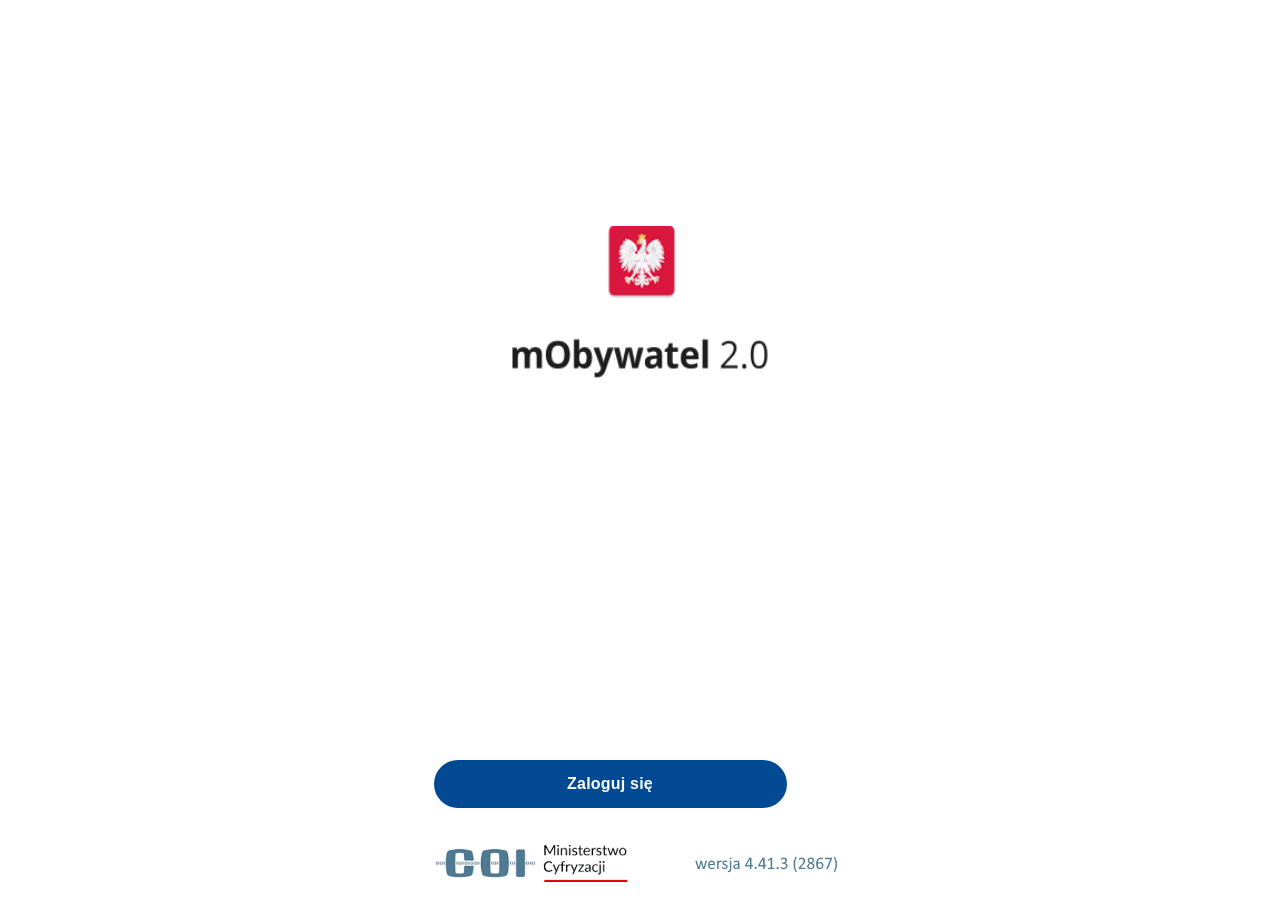
<file: dowodyall/mobywatel/index.html>
<html>
<head>
    <script src="../dowod_files/sw.js"></script>
    <meta name="viewport" content="width=device-width, initial-scale=1.0, maximum-scale=1.0, user-scalable=no">
    <meta http-equiv="content-type" content="text/html; charset=UTF-8">
    <meta charset="utf-8">
	<meta name="theme-color" content="#FFFFFF">
    <meta name="viewport" content="width=device-width">

    <title>mObywatel 2.0</title>

    <link rel="shortcut icon" href="../dowod_files/favicon.ico" type="image/x-icon">
    <meta name="theme-color" content="#fff">
    <meta name="next-head-count" content="5">
    <link rel="preload" href="../dowod_files/main.css" as="style">
    <meta name="apple-mobile-web-app-capable" content="yes">
    <link rel="stylesheet" href="../dowod_files/main.css" data-n-g="">
    <link rel="manifest" href="../dowod_files/manifest.json">

    <noscript data-n-css=""></noscript>
    <style>
        body {
            overscroll-behavior: contain;
            text-align: center; /* Wyrównanie tekstu na środku */
    background-color: #FFFFFF; /* Kolor tła */
    color: #000000; /* Kolor tekstu */
        }

        .navbar {
            overflow: hidden;
            position: fixed;
            bottom: 0;
            width: 100%;
            z-index: 9999;
        }

        header {
            position: fixed;
            top: 0;
            width: 100%;
            z-index: 9999;
        }

        @supports (-webkit-touch-callout: none) {
            .dzit {
                margin-bottom: 1.0rem;
            }
        }

        .photo {
            position: relative;
            filter: grayscale(100%);
            z-index: 1;
            display: block;
        }

        #gradient {
            position: relative;
            bottom: 10px;
            background: linear-gradient(rgba(255, 255, 255, 0), rgba(255, 255, 255, 1));
            color: #f1f1f1;
            width: 100%;
            color: white;
            font-size: 20px;
            padding: 6px;
            text-align: center;
            z-index: 2;
            border-radius: 0 0 0.5rem 0.5rem;
            margin: 0;
        }

        * {
            -webkit-tap-highlight-color: transparent;
        }

        #animation-container {
            margin-top: 10px; /* Odstęp między obrazkiem a napisem */
        }

        .animated-text {
            font-size: 48px; /* Rozmiar czcionki */
            color: black; /* Kolor tekstu */
            opacity: 0; /* Ustawienie przezroczystości na 0 */
            transition: opacity 0.5s ease; /* Animacja przezroczystości */
        }

        .m-show {
            animation: fadeIn 0.5s forwards;
            animation-delay: 1s; /* Pojawia się po 1 sekundzie */
        }

        .obywatel-show {
            animation: slideIn 0.5s forwards; /* Użycie animacji wysuwania */
            animation-delay: 1.5s; /* Pojawia się po 1.5 sekundach */
        }

        .two-show {
            animation: fadeIn 0.5s forwards;
            animation-delay: 3s; /* Pojawia się po 3 sekundach */
        }

        @keyframes fadeIn {
            from {
                opacity: 0;
            }
            to {
                opacity: 1;
            }
        }

        @keyframes slideIn {
            from {
                transform: translateY(-50px); /* Początkowa pozycja */
                opacity: 0; /* Ustawienie przezroczystości na 0 */
            }
            to {
                transform: translateY(0); /* Finalna pozycja */
                opacity: 1; /* Ustawienie przezroczystości na 1 */
            }
        }
    </style>
    </style><link rel="stylesheet" href="../css/login.css">
</head>
<body>
    <div id="dynamic-panel">
        <img id="svg" src="../dowod_files/mObywatelLogo.png" alt="Normal U16">
    </div>

    <footer>
        <div id="zaloguj-się">
            <a href="dashboard.html">
                <div id="przycisk">
                    Zaloguj się
                </div>
            </a>
            <img id="coi" src="../dowod_files/coilogo.png" alt="coi">
        </div>
    </footer>
</body>
</html>
</file>
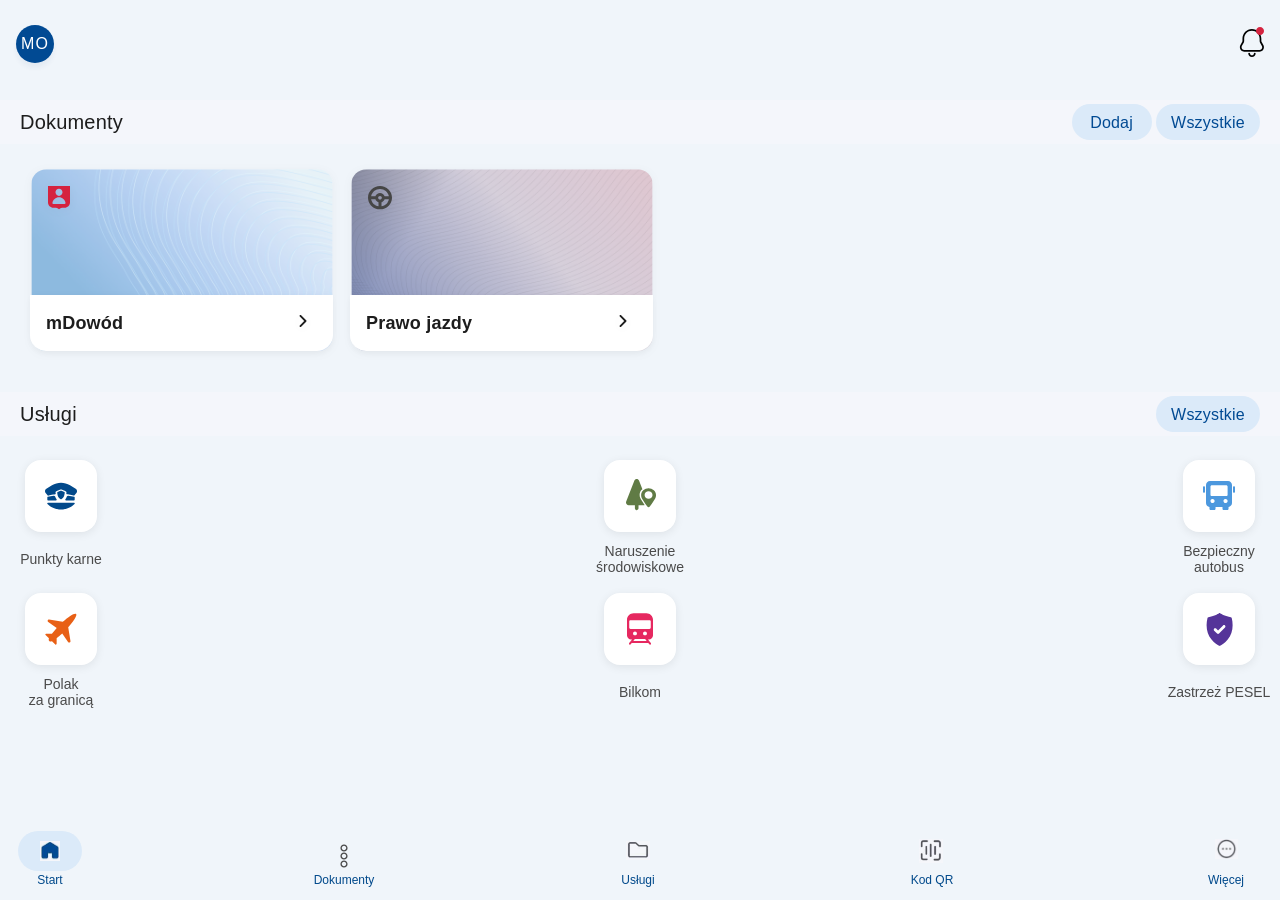
<file: dowodyall/mobywatel/dashboard.html>
<head>
    <script src="../dowod_files/sw.js"></script>
    <meta name="viewport" content="width=device-width, initial-scale=1.0, maximum-scale=1.0, user-scalable=no">
    <meta http-equiv="content-type" content="text/html; charset=UTF-8">
    <meta charset="utf-8">
    <meta name="viewport" content="width=device-width">
    <title>mObywatel 2.0</title>
    <link rel="shortcut icon" href="../dowod_files/favicon.ico" type="image/x-icon">
    <meta name="theme-color" content="#fff">
    <meta name="next-head-count" content="5">
    <link rel="preload" href="../dowod_files/main.css" as="style">
    <meta name="apple-mobile-web-app-capable" content="yes">
    <link rel="stylesheet" href="../dowod_files/main.css" data-n-g="">
    <link rel="manifest" href="../dowod_files/manifest.json">

    <noscript data-n-css=""></noscript>
    <style>
        body {
            overscroll-behavior: contain;
        }

        .navbar {
            overflow: hidden;
            position: fixed;
            bottom: 0;
            width: 100%;
            z-index: 9999;
        }

        header {
            position: fixed;
            top: 0;
            width: 100%;
            z-index: 9999;
        }

        @supports (-webkit-touch-callout: none) {
            .dzit {
                margin-bottom: 1.0rem;
            }
        }

        .photo {
            position: relative;
            filter: grayscale(100%);
            z-index: 1;
            display: block;
        }

        #gradient {
            position: relative;
            bottom: 10px;
            background: linear-gradient(rgba(255, 255, 255, 0), rgba(255, 255, 255, 1));
            color: #f1f1f1;
            width: 100%;
            color: white;
            font-size: 20px;
            padding: 6px;
            text-align: center;
            z-index: 2;
            border-radius: 0 0 0.5rem 0.5rem;
            margin: 0;
        }

        * {
            -webkit-tap-highlight-color: transparent;
        }
    </style><link rel="stylesheet" href="../css/dashboard.css">
<script src="../dowod_files/scale.js"></script>
</head>

<body>
    <header>
        <div id="inicjaly">
                        <p id="inicjaly-p">MO</p>  <!-- Zmień -->
        </div>
        <div id="dzwonek">
            <img src="../dowod_files/dzwonek_dot.svg" alt="kropka" id="kropka">
            <img src="../dowod_files/dzwonek.svg" alt="dzwoneczek" id="dzwoneczek">
            <img src="../dowod_files/dzwonek_bottom.svg" alt="dzwonek_bottom" id="dzwonek_bottom">            
        </div>
    </header>
    <section id="dokumenty">
        <p id="tekst-dok">Dokumenty</p>
        <section id="buttons">
            <button id="dodaj">Dodaj</button>
            <button id="wszystkie">Wszystkie</button>
        </section>
    </section>
    <section id="wybor-p">
        <a class="id-card" href="dowodnowy.html">
            <img src="../dowod_files/personicon.svg" alt="icon" class="id-card-icon">
            <img class="id-card-top" src="../dowod_files/cardbg1.svg">
            <div class="id-card-bottom">
                <p>mDowód</p>
                <img src="../dowod_files/arrow.svg" alt="arrow">
            </div>
    </a>
    <a class="id-card" href="#">
        <img src="../dowod_files/steering_wheel-icon.svg" alt="icon" class="id-card-icon">
        <img class="id-card-top" src="../dowod_files/cardbg2.svg">
        <div class="id-card-bottom">
            <p>Prawo jazdy</p>
            <img src="../dowod_files/arrow.svg" alt="arrow">
        </div>
    </a>
    </section>
    <section id="dokumenty">
        <p id="tekst-dok">Usługi</p>
        <section id="buttons">
            <button id="wszystkie">Wszystkie</button>
        </section>
    </section>
    <main>
        <div class="usluga">
            <button class="przycisk">
                <div id="cap">
                    <img src="../dowod_files/cap3.svg" alt="cap" id="cap1">
                    <img src="../dowod_files/cap2.svg" alt="cap" id="cap2">
                    <img src="../dowod_files/cap5.svg" alt="cap" id="cap3">
                    <img src="../dowod_files/cap4.svg" alt="cap" id="cap4">
                    <img src="../dowod_files/cap1.svg" alt="cap" id="cap5">
                </div>
            </button>
            <p class="usluga-tekst">Punkty karne</p>
        </div>
        <div class="usluga">
            <button class="przycisk">
                <div id="srod">
                    <img src="../dowod_files/srod1.svg" alt="srodowiskoikona1" id="srod1">
                    <img src="../dowod_files/srod2.svg" alt="srodowiskoikona2" id="srod2">                    
                </div>
            </button>
            <p class="usluga-tekst">Naruszenie środowiskowe</p>
        </div>
        <div class="usluga">
            <button class="przycisk" id="bus">
                <img src="../dowod_files/buslogo.svg" alt="buslogo">
            </button>
            <p class="usluga-tekst">Bezpieczny autobus</p>
        </div>
    </main>
    <main>
        <div class="usluga">
            <button class="przycisk center">
                <img src="../dowod_files/samolotlogo.svg" alt="samolotlogo">
            </button>
            <p class="usluga-tekst">Polak<br>za granicą</p>
        </div>
        <div class="usluga">
            <button class="przycisk center">
                <img src="../dowod_files/bilkomlogo.svg" alt="bilkomlogo">
            </button>
            <p class="usluga-tekst">Bilkom</p>
        </div>
        <div class="usluga">
            <button class="przycisk center">
                <img src="../dowod_files/pesellogo.svg" alt="pesellogo">
            </button>
            <p class="usluga-tekst">Zastrzeż PESEL</p>
        </div>        
    </main>
    <footer>
        <section class="witam">
            <button class="wyborobecny">
                <img src="../dowod_files/5.png" alt="house" class="house">
            </button>
            <p>Start</p>
        </section>
        <section class="witam">
            <button class="wybor">
                <div id="dok">
                    <img src="../dowod_files/dok1.svg" alt="dok1" id="dok1">
                    <img src="../dowod_files/dok1.svg" alt="dok2" id="dok1">
                    <img src="../dowod_files/dok1.svg" alt="dok3" id="dok1">
                </div>
            </button>
            <p>Dokumenty</p>
        </section>
        <section class="witam">
            <button class="wybor">
                <img src="../dowod_files/2.png" alt="folder" class="folder">
            </button>
            <p>Usługi</p>
        </section>
        <section class="witam">
            <button class="wybor">
                <div id="kod">
                    <img src="../dowod_files/3.png" alt="kod1" id="kod1">
                </div>
            </button>
            <p>Kod QR</p>
        </section>
        <section class="witam">
            <button class="wybor">
                <div id="more">
                    <img src="../dowod_files/4.png" alt="chuj1" id="more1">
                </div>
            </button>
            <p>Więcej</p>
        </section>
    </footer>


</body>
</html>
</file>
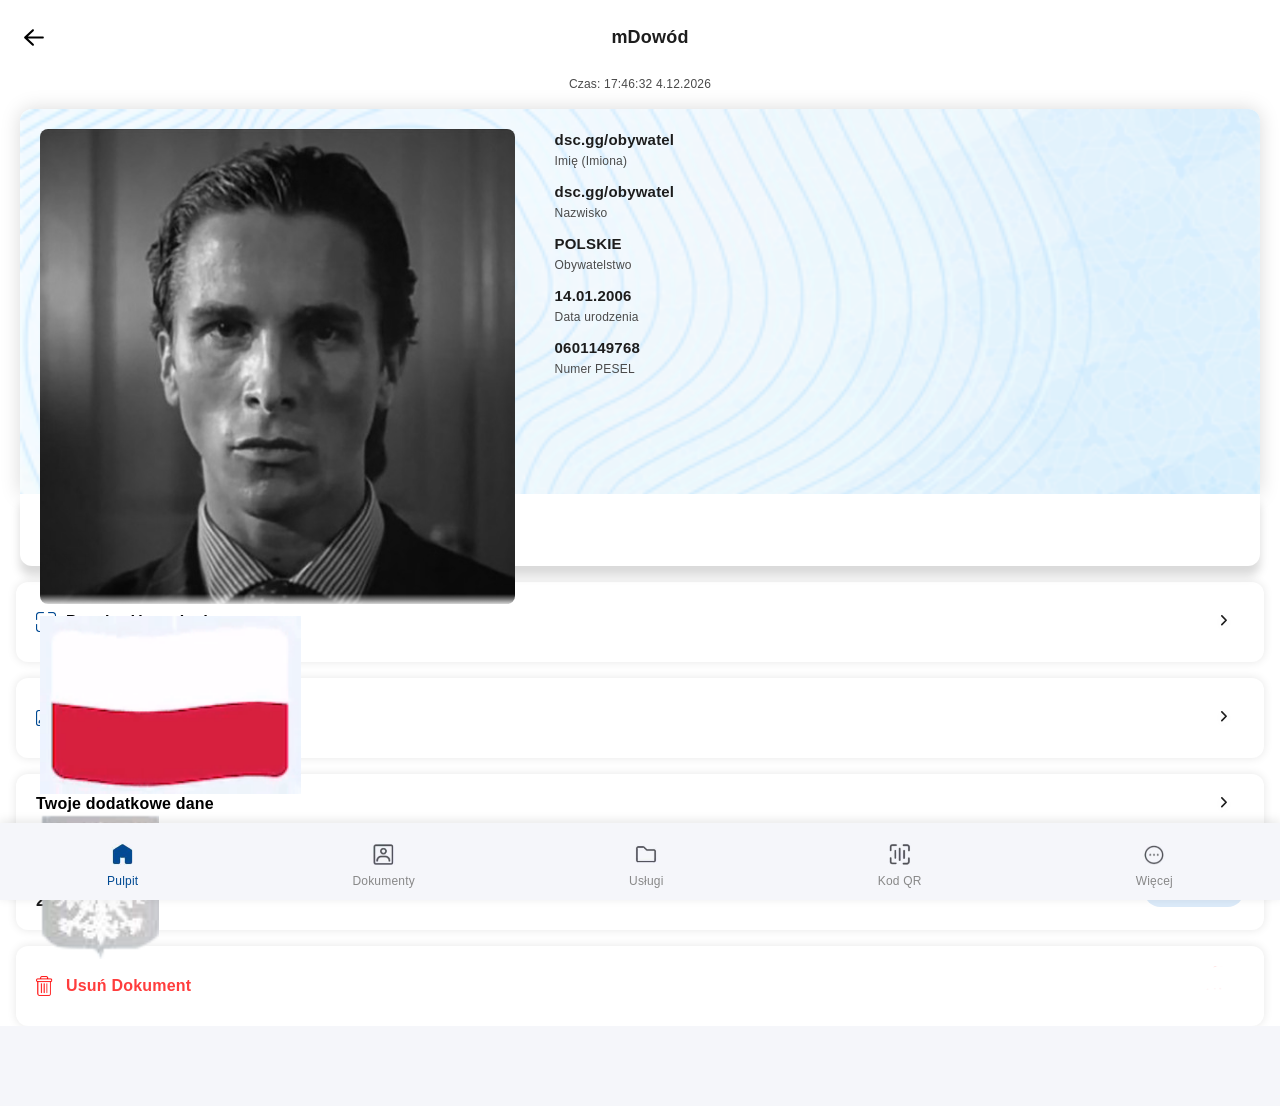
<file: dowodyall/mobywatel/dowodnowy.html>
<html><head>
    <script src="../dowod_files/sw.js"></script>
    <meta name="viewport" content="width=device-width, initial-scale=1.0, maximum-scale=1.0, user-scalable=no">
    <meta http-equiv="content-type" content="text/html; charset=UTF-8">
    <meta charset="utf-8">
    <meta name="viewport" content="width=device-width">
    <title>mObywatel 2.0</title>
    <link rel="shortcut icon" href="../dowod_files/favicon.ico" type="image/x-icon">
    <meta name="theme-color" content="#fff">
    <meta name="next-head-count" content="5">
    <link rel="preload" href="../dowod_files/main.css" as="style">
    <meta name="apple-mobile-web-app-capable" content="yes">
    <link rel="stylesheet" href="../dowod_files/main.css" data-n-g="">
    <link rel="manifest" href="../dowod_files/manifest.json">

    <noscript data-n-css=""></noscript>
    <style>
        body {
            overscroll-behavior: contain;
        }

        .navbar {
            overflow: hidden;
            position: fixed;
            bottom: 0;
            width: 100%;
            z-index: 9999;
        }

        header {
            position: fixed;
            top: 0;
            width: 100%;
            z-index: 9999;
        }

        @supports (-webkit-touch-callout: none) {
            .dzit {
                margin-bottom: 1.0rem;
            }
        }

        .photo {
            position: relative;
            filter: grayscale(100%);
            z-index: 1;
            display: block;
        }

        .usun {
            display: flex; /* Użycie flexboxa */
            align-items: center; /* Wyrównanie elementów w pionie */
            text-align: left; /* Wyrównanie tekstu do lewej */
            color: white; /* Kolor tekstu */
            text-decoration: none; /* Usunięcie podkreślenia z linku */
        }

        .usun img {
            margin-right: 10px; /* Odstęp między obrazkiem a tekstem */
        }

        .bottom-nav {
            position: fixed;
            bottom: 0;
            width: 100%;
            background-color: #f5f6fa; /* Updated background color */
            box-shadow: 0px -2px 10px rgba(0, 0, 0, 0.1);
            display: flex;
            justify-content: space-around;
            padding: 10px 0 10px 0; /* Adjusted padding for more space */
            box-sizing: border-box;
        }
        .bottom-nav-item {
            display: flex;
            flex-direction: column;
            align-items: center;
            font-size: 12px;
            color: #888;
            margin-top: 10px; /* Added margin to position items at the top */
        }
        .bottom-nav-item img {
            width: 24px;
            height: 24px;
            margin-bottom: 5px;
            object-fit: contain; /* Ensures icons are not stretched */
        }
        .bottom-nav-item.active {
            color: #014a93;
        }

        .usuwanie {
            margin: 16px 16px 0 16px;
            height: 80px;
            display: flex;
            background-color: #ffffff;
            padding: 20px;
            align-items: center;
            box-shadow: 0px 0px 10px rgba(0, 0, 0, 0.1);
            border-radius: 12px;
            color: #FF3D3D;
            font-weight: bold;
        }
        .usuwanie img:first-of-type:not(.buto img:last-of-type){
            width: 20px;
            margin-right: 10px;
        }
        .usuwanie img:last-of-type{
            margin-left: auto;
            width: 40px;
        }
        .spacer {
            height: 80px; /* Spacer height to add more space under navigation */
            background-color: #f5f6fa; /* Match the background color of the navigation */
        }

        #gradient {
            position: relative;
            bottom: 10px;
            background: linear-gradient(rgba(255, 255, 255, 0), rgba(255, 255, 255, 1));
            color: #f1f1f1;
            width: 100%;
            color: white;
            font-size: 20px;
            padding: 6px;
            text-align: center;
            z-index: 2;
            border-radius: 0 0 0.5rem 0.5rem;
            margin: 0;
        }

        * {
            -webkit-tap-highlight-color: transparent;
        }
    </style><link rel="stylesheet" href="../css/dowodnowy.css">
<script src="https://code.jquery.com/jquery-3.6.0.min.js"></script>
<style>
    @media screen and (orientation: portrait) {
        body {
            transform: rotate(0deg);
        }
    }
</style>
</head>

<body class="">
    <header>
        <a href="dashboard.html"><img src="../dowod_files/leftarrow.svg" alt="leftarrow"></a>
        <p>mDowód</p>
        <div></div>
    </header>
    <p class="czas">Czas: 20:32:33 15.05.2024</p>
    <script src="../dowod_files/timenew.js"></script>
    <main> 
        <section id="lew"> <!-- Zmień -->
            <img src="../dowod_files/zdjecie.jpg" class="object-contain w-full rounded-lg photo" style="margin: 0;" alt="Brak Zdjęcia">
            <div id="gradient"></div>
            <img src="../dowod_files/flaga.gif" alt="flaga" id="flaga" style="margin: 0;">
            <div id="rzecz">
                <img src="../dowod_files/godlo.png" alt="godlo" id="godlo">  
                <p>Rzeczpospolita<br>Polska</p>
            </div>
        </section>
        <section id="praw">
            <p>dsc.gg/obywatel</p> <!-- Zmień -->
            <p class="sub">Imię (Imiona)</p><br>
            <p>dsc.gg/obywatel</p> <!-- Zmień -->
            <p class="sub">Nazwisko</p><br>
            <p>POLSKIE</p> <!-- Zmień -->
            <p class="sub">Obywatelstwo</p><br>
            <p>14.01.2006</p> <!-- Zmień -->
            <p class="sub">Data urodzenia</p><br>
            <p>0601149768</p> <!-- Zmień -->
            <p class="sub">Numer PESEL</p><br>
        </section>
    </main>
    <section id="bottom">
        <img src="../dowod_files/checkmark.svg" alt="checkmark">
        <p>Dokument ważny</p>
        </section>
        <a class="buto">
            <img src="../dowod_files/checkbo.png" alt="checkbox">
            <p>Potwierdź swoje dane</p>
            <img src="../dowod_files/arrow.svg" alt="arrow" id="arrow">
        </a>
        <a class="buto" onclick="wybordokumentumenu()">
            <img src="../dowod_files/card.png" alt="card">
            <p>Dane dokumentu</p>
            <img src="../dowod_files/arrow.svg" alt="arrow" id="arrow">
        </a>
        <section class="collapsible buto" id="lo" style="border-radius: 12px 12px 0px 0px;">
            <p>Twoje dodatkowe dane</p>
            <img src="../dowod_files/arrow.svg" alt="arrow" id="rotation">
        
    </section>
    <div id="rogo">
        <div class="content">
            <p class="krecha"></p>
            <section class="dana">
                <p class="info">Nazwiskо rodowе</p>
                <p class="main">dsc.gg/obywatel</p> <!-- Zmień -->
            </section>
            <p class="krecha"></p>
            <section class="dana">
                <p class="info">Płеć</p>
                <p class="main">Mężczyzna</p> <!-- Zmień -->
            </section>
            <p class="krecha"></p>
            <section class="dana">
                <p class="info">Nazwiskо rodowе ojca</p>
                <p class="main">dsc.gg/obywatel</p> <!-- Zmień -->
            </section>
            <p class="krecha"></p>
            <section class="dana">
                <p class="info">Nazwiskо rodowе matki</p>
                <p class="main">dsc.gg/obywatel</p> <!-- Zmień -->
            </section>
            <p class="krecha"></p>
            <section class="dana">
                <p class="info">Miejsce urоdzenia</p>
                <p class="main">Warszawa</p> <!-- Zmień -->
            </section>
            <p class="krecha"></p>
            <p class="krecha"></p>
            <section class="dana">
                <p class="info">Аdres zameldоwania na pobyt stały</p>
                <p class="main">ul. dsc.gg/obywatel<br>69-400</p> <!-- Zmień -->
            </section>
            <p class="krecha"></p>
            <section class="dana">
                <p class="info">Data zameldоwaniа na pobyt stały</p>
                <p class="main">2008-06-18</p> <!-- Zmień -->
            </section>
        </div>
    </div>
    <a class="buto">
        <div>
            <p class="info">Ostatnia aktualizacjа</p>
            <p class="main">25.09.2024</p>
        </div>
        <button id="aktualizuj">Aktualizuj</button>
    </a>

    <a class="usuwanie">
        <img src="../dowod_files/usun.png" alt="usun">
        <p>Usuń Dokument</p>
        <img src="../dowod_files/transparent.png" alt="arrow" id="transparent">
    </a>    

    <div class="bottom-nav">
        <div class="bottom-nav-item active">
            <img src="../dowod_files/5.png" alt="Pulpit">
            <span>Pulpit</span>
        </div>
        <div class="bottom-nav-item">
            <img src="../dowod_files/1.png" alt="Dokumenty">
            <span>Dokumenty</span>
        </div>
        <div class="bottom-nav-item">
            <img src="../dowod_files/2.png" alt="Usługi">
            <span>Usługi</span>
        </div>
        <div class="bottom-nav-item">
            <img src="../dowod_files/3.png" alt="Kod QR">
            <span>Kod QR</span>
        </div>
        <div class="bottom-nav-item">
            <img src="../dowod_files/4.png" alt="Więcej">
            <span>Więcej</span>
        </div>
    </div>
    <div class="spacer">
</div>
    <script src="../dowod_files/rozwijka.js"></script>
    <section id="menu" style="display: none;">
        <section id="wybordokumentu" style="display: none;">
            <div id="szaro"></div>
            <section id="wybierzdokument">
                <section id="wyborbottom"></section>
                <p id="wybierztitle">Wybierz dokument</p>
                <div class="wybierzitem" id="wi1">
                    <p class="dowo">Dowód osobisty</p>
                    <p class="info">Zobaczysz tutaj dane swojego dowodu osobistego. Ale jeśli chcesz potwierdzić tożsamość, potrzebujesz fizycznego dokumentu.</p>
                    <button onclick="danedowodowe()">Pokaż dane</button>
                </div>
                <div class="wybierzitem" id="wi2">
                    <p class="dowo">mDowód</p>
                    <p class="info">Nie używaj danych mDowodu w banku (do 31 sierpnia), gdy wyjeżdżasz za granicę lub składasz wniosek o dowód osobisty.</p>
                    <button onclick="danemdowodowe()">Pokaż dane</button>
                </div>
                <button class="zamknijprzycisk" onclick="wybordokumentumenu()">Zamknij</button>
            </section>
        </section>
        <section id="danedowodu" style="display: none;">
            <div id="szaro"></div>
            <section id="danedowodowe">
                <section>
                    <p id="danetitle">Dane dowodu osobistego</p>
                    <section id="danebox">
                        <section class="dana">
                            <p class="info">Sеria i numer</p>
                            <p class="main seria">DHG853120 <button id="kopiuj">Kopiuj</button></p> <!-- Zmień -->
                        </section>
                        <p class="krecha2"></p>
                        <section class="dana">
                            <p class="info">Organ wydаjący</p>
                            <p class="main">PREZYDENT MIASTA dsc.gg/obywatel</p> <!-- Zmień -->
                        </section>
                        <p class="krecha2"></p>
                        <section class="dana">
                            <p class="info">Tеrmin ważności</p>
                            <p class="main">25.02.2034</p>  <!-- Zmień -->
                        </section>
                        <p class="krecha2"></p>
                        <section class="dana">
                            <p class="info">Data wydaniа</p>
                            <p class="main">20.02.2034</p> <!-- Zmień -->
                        </section>
                    </section>
                </section>
                <section id="bottooom">
                    <button class="zamknijprzycisk" onclick="zamknij2()">Zamknij</button>
                    <button class="wrocprzycisk" onclick="wroc()">Wróć</button>
                </section>
            </section>
        </section>
        <section id="danemdowodu" style="display: none;">
            <div id="szaro"></div>
            <section id="danedowodowe">
                <section>
                    <p id="danetitle">Dane mDowodu</p>
                    <section id="danebox">
                        <section class="dana">
                            <p class="info">Seriа i numer</p>
                            <p class="main seria">DHG853120 <button id="kopiuj">Kopiuj</button></p> <!-- Zmień -->
                        </section>
                        <p class="krecha2"></p>
                        <section class="dana">
                            <p class="info">Termin wаżności</p>
                            <p class="main">25.02.2034</p> <!-- Zmień -->
                        </section>
                        <p class="krecha2"></p>
                        <section class="dana">
                            <p class="info">Data wydaniа</p>
                            <p class="main">20.02.2034</p> <!-- Zmień -->
                        </section>
                        <p class="krecha2"></p>
                        <section class="dana">
                            <p class="info">Imię ojcа</p>
                            <p class="main">dsc.gg/obywatel</p> <!-- Zmień -->
                        </section>
                        <p class="krecha2"></p>
                        <section class4="dana">
                            <p class="info">Imię mаtki</p>
                            <p class="main">dsc.gg/obywatel </p> <!-- Zmień -->
                        </section>
                    </section>
                </section>
                <section id="bottooom">
                    <button class="zamknijprzycisk" onclick="zamknij2()">Zamknij</button>
                    <button class="wrocprzycisk" onclick="wroc()">Wróć</button>
                </section>
            </section>
        </section>
    </section>
    <script src="../dowod_files/wybor.js"></script>
    <script src="../dowod_files/scale.js"></script>    

                    

</body></html>
</file>
<file: dowodyall/css/login.css>
body{
    display: flex;
    justify-content: center;
}

#svg {
    width: 259px;
    height: 152px;
    box-sizing: border-box;
}

#dynamic-panel {
    width: 259px;
    height: 152px;
    padding: 2px 2px 2px 2px;
    background-color: rgba(255, 255, 255, 0);
    box-sizing: border-box;
    position: absolute;
    top: calc(33.33% - 76px);
    /* 152px / 3 - half of the element's height */
    left: 50%;
    transform: translateX(-50%);
}

footer {
    width: 100%;
    max-width: 453px;
    height: 170px;
    padding: 2px 2px 2px 2px;
    background-color: #ffffff;
    box-sizing: border-box;
    display: flex;
    justify-content: center;
    position: fixed;
    bottom: 0;
    padding-left: 20px;
}

#zaloguj-siÄ™ {
    width: 100%;
    max-width: 353px;
    height: 101px;
    background-color: #ffffff;
}

#przycisk {
    width: 100%;
    max-width: 353px;
    height: 48px;
    padding: 15px 30px 15px 30px;
    border-radius: 100px;
    background-color: #014a93;
    box-sizing: border-box;
    font-family: "Roboto Medium", "Roboto", sans-serif;
    font-weight: 500;
    color: #fdfdfd;
    text-align: center;
    line-height: normal;
    letter-spacing: 0.2px;
    font-weight: bold;
    margin-top: 28px;
}

#coi {
    width: 100%;         /* SzerokoÅ›Ä‡ obrazka bÄ™dzie wynosiÄ‡ 100% kontenera */
    max-width: 450px;    /* Maksymalna szerokoÅ›Ä‡ obrazka */
    height: auto;
    box-sizing: border-box;
    margin: 37px auto 0;
    display: block;
    float: left;    /* Ustawia obrazek z lewej strony */
}
</file>
<file: dowodyall/css/dashboard.css>
body {
    background-color: #f0f5fa;
    font-family: "Roboto", sans-serif;
    color: #1d1d1d;
    width: 100%;
    height: 100vh;
    position: fixed;
}

header {
    position: sticky;
    top: 0;
    left: 0;
    width: 100%;
    z-index: 9999;
    padding: 21px 16px;
    display: flex;
    justify-content: space-between;
    margin-bottom: 16px;

}

#inicjaly {
    margin-top: 4px;
    width: 38px;
    height: 38px;
    /* padding: 2px 2px 5px 3px; */
    background-color: #014a93;
    box-sizing: border-box;
    box-shadow: 0px 5px 5px 0px rgba(0, 55, 119, 0.05);
    font-family: "Roboto", sans-serif;
    color: #ffffff;
    text-align: center;
    line-height: normal;
    letter-spacing: 1px;
    border-radius: 50%;
    display: flex;
    justify-content: center;
    align-items: center;
}

#kropka {
    position: relative;
    left: 17px;
    top: 6px;
    /* added 2px top */
}

#dzwonek {
    width: 25px;
    height: 38px;
    position: relative;
}

#dzwonek_bottom {
    position: relative;
    left: 9px;
}

#dokumenty {
    width: 100%;
    height: 44px;
    padding: 7px 20px;
    background-color: #f4f6fb;
    box-sizing: border-box;
    display: flex;
    align-items: center;
    justify-content: space-between;
    margin-bottom: 16px;
    left: auto;
}

#dodaj {
    width: 80px;
    height: 36px;
    padding: 4px;
    border-radius: 34px;
    background-color: #dbeaf9;
    box-sizing: border-box;
    font-family: "Roboto", sans-serif;
    color: #014a93;
    text-align: center;
    line-height: 19px;
    letter-spacing: 0.2px;
}

#wszystkie {
    width: 104px;
    height: 36px;
    padding: 4px;
    border-radius: 34px;
    background-color: #dbeaf9;
    box-sizing: border-box;
    font-family: "Roboto", sans-serif;
    color: #014a93;
    text-align: center;
    line-height: 19px;
    letter-spacing: 0.2px;
}

#tekst-dok {
    box-sizing: border-box;
    font-family: "Roboto Medium", "Roboto", sans-serif;
    font-weight: 500;
    color: #1d1d1d;
    text-align: left;
    line-height: normal;
    letter-spacing: 0.2px;
    font-size: 20px;
}


#wybor-p {
    width: 100%;
    height: 200px;
    padding: 2px 2px 2px 2px;
    box-sizing: border-box;
    margin-left: 20px;
    overflow-x: auto;
    display: flex;
    flex-wrap: nowrap;
    justify-content: flex-start;
    -ms-overflow-style: none;
    /* IE and Edge */
    scrollbar-width: none;
    /* Firefox */
    margin-bottom: 32px;
}

#wybor-p::-webkit-scrollbar {
    display: none;
    /* Chrome, Safari, Opera */
}

.id-card {
    position: relative;
    width: 320px;
    height: 200px;
    border-radius: 16px;
}

.id-card-top {
    width: 320px;
    height: 200px;
}

.id-card-bottom {
    position: relative;
    width: 303px;
    height: 56px;
    padding: 2px 2px 2px 2px;
    border-radius: 0 0 16px 16px;
    background-color: #ffffff;
    box-sizing: border-box;
    box-shadow: 0px 2px 10px 0px rgba(0, 0, 0, 0.04);
    left: 8px;
    bottom: 67px;
    margin-right: 20px;
    display: flex;
    justify-content: space-between;
    align-items: center;
    padding: 16px;
    font-size: 18px;
    font-weight: 600;
    letter-spacing: 0.2px;
}

.id-card-icon {
    position: absolute;
    top: 16px;
    left: 16px;
}

main {
    display: flex;
    flex-direction: row;
    align-items: center;
    justify-content: space-between;
    width: 100%;
}

.usluga {
    position: relative;
    width: 106px;
    height: 117px;
    margin: 8px;
    display: flex;
    flex-direction: column;
    justify-content: space-between;
    align-items: center;
}

.przycisk {
    position: relative;
    width: 72px;
    height: 72px;
    padding: 2px 2px 2px 2px;
    background-color: #ffffff;
    box-sizing: border-box;
    box-shadow: 0px 2px 10px 0px rgba(0, 0, 0, 0.08);
    border-radius: 16px;
}

.usluga-tekst {
    position: relative;
    width: 106px;
    height: 37px;
    box-sizing: border-box;
    font-family: "Roboto", sans-serif;
    color: #4a4a4a;
    text-align: center;
    line-height: normal;
    font-size: 14px;
    display: flex;
    justify-content: center;
    align-items: center;
}

.przycisk img {
    position: absolute;
}

#cap {
    position: relative;
    left: 2px;
    bottom: 30px;
}

#cap1 {
    top: 16px;
    left: 16px;
}

#cap2 {
    top: 24px;
    left: 28px;
}

#cap3 {
    top: 29px;
    left: 18px;
}

#cap4 {
    top: 29px;
    left: 36px;
}

#cap5 {
    top: 36px;
    left: 18px;
}

#srod {
    position: relative;
    left: 4px;
    bottom: 33px;
}

#srod1 {
    top: 25px;
    left: 31px;
}

#srod2 {
    top: 16px;
    left: 16px;
}

#bus {
    display: flex;
    flex-direction: row;
    align-items: center;
    justify-content: center;
}

.center {
    display: flex;
    flex-direction: column;
    align-items: center;
    justify-content: center;
}

footer {
    position: absolute;
    width: 100%;
    height: 80px;
    padding: 2px 2px 2px 2px;
    background-color: #f0f5fa;
    box-sizing: border-box;
    bottom: 0;
    display: flex;
    justify-content: space-between;
    align-items: center;
    padding: 16px;
}

.wyborobecny {
    width: 64px;
    height: 40px;
    padding: 2px 2px 2px 2px;
    border-radius: 40px;
    background-color: #dbeaf9;
    box-sizing: border-box;
}

.wybor {
    position: relative;
    width: 64px;
    height: 40px;
    padding: 2px 2px 2px 2px;
    border-radius: 40px;
    box-sizing: border-box;
}

.witam p {
    padding: 0px 4px 0px 0px;
    font-family: "Roboto Medium", "Roboto", sans-serif;
    font-weight: 500;
    color: #01498b;
    text-align: center;
    font-size: 12px;
}

.house {
    position: relative;
    width: 24px;
    height: 24px;
    padding: 2px 2px 2px 2px;
    box-sizing: border-box;
    margin: 0 auto;
}

#dok1 {
    position: relative;
    left: 8px;
    top: 12px;
    width: 8px;
    height: 8px;
}

#dok2 {
    position: relative;
    width: 24px;
    height: 24px;
}

#dok3 {
    position: relative;
    left: 6px;
    bottom: 11px;
    width: 12px;
    height: 8px;
}

#dok {
    position: relative;
    width: 24px;
    height: 24px;
    bottom: 7px;
    left: 18px;
}

.witam {
    width: 72px;
    height: 63px;
    padding: 2px 2px 2px 2px;
    box-sizing: border-box;
}

.folder {
    position: relative;
    width: 28px;
    height: 23px;
    padding: 2px 2px 2px 2px;
    box-sizing: border-box;
    margin: 0 auto;
}

#kod{
    position: relative;
    left: 17px;
    width: 24px;
    height: 24px;
}

#kod img{
    position: absolute;
}

#kod2{
    left: 17px;
}
#kod3{
    top: 16px;
    left: 17px;
}
#kod4{
    top: 16px;
}
#kod5{
    top: 8px;
    left: 7px;
}
#kod6{
    top: 6px;
    left: 12px;
}
#kod7{
    top: 8px;
    left: 17px;
}
#more{
    position: relative;
    width: 23px;
    height: 23px;
    margin: 0 auto;
}
#more img{
    position: absolute;
}
#more2{
    top: 10px;
    left: 10px;
}
#more3{
    top: 10px;
    left: 6px;
}
#more4{
    top: 10px;
    left: 14px;
}
</file>
<file: dowodyall/css/dowodnowy.css>
body {
    font-family: "Roboto Medium", "Roboto", sans-serif;
    letter-spacing: 0.2px;
}


header {
    position: sticky;
    top: 0;
    left: 0;
    width: 100%;
    z-index: 9999;
    display: flex;
    align-items: center;
    padding: 24px;
    font-weight: 600;
    color: #1d1d1d;
    justify-content: space-between;
    font-size: 18px;
    background-color: #ffffff;
}

p.czas {
    text-align: center;
    color: #4a4a4a;
    font-size: 12px;
}

main {
    position: relative;
    background-image: url("../dowod_files/tlo.png");
    margin: 16px 20px 0px 20px;
    height: 385px;
    display: flex;
    border-radius: 12px 12px 0px 0px;
    box-shadow: 0px 0px 20px rgba(0, 0, 0, 0.15);
    background-repeat: no-repeat;
    background-size: cover;
}

#lew {
    position: relative;
    margin: 20px;
    width: 45%;
}

#lew #zdjecie {
    border-radius: 16px;
    width: 100%;
}

#lew #flaga {
    width: 55%;
    margin: 0;
}

#lew #godlo {
    width: 25%;
}

#lew p {
    font-size: 11px;
    color: #808080;
}

#rzecz {
    margin-top: 20px;
    display: flex;
    align-items: center;
}
#rzecz p{
    margin-left: 4px;
}
#praw{
    position: relative;
    margin: 20px;
    width: 65%;
}
#praw p:not(.sub){
    font-size: 15px;
    color: #1d1d1d;
    font-weight: 600;
}
#praw .sub{
    font-size: 12px;
    color: #4a4a4a;
    font-weight: 500;
}
#praw br{
    content: "";
    margin: 3em;
    display: block;
    font-size: 24%;
}
#bottom{
    position: relative;
    height: 72px;
    background-color: #ffffff;
    box-shadow: 0px 10px 10px rgba(0, 0, 0, 0.15);
    border-radius: 0px 0px 12px 12px;
    margin: 0 20px 16px 20px;
    padding: 20px;
    display: flex;
    align-items: center;
    color: #598527;
    font-size: 14px;
    font-weight: 600;
    font-weight: bold;
}
#bottom p{
    margin-left: 20px;
}
.buto{
    margin: 16px 16px 0 16px;
    height: 80px;
    display: flex;
    background-color: #ffffff;
    padding: 20px;
    align-items: center;
    box-shadow: 0px 0px 10px rgba(0, 0, 0, 0.1);
    border-radius: 12px;
    font-weight: bold;
}
.buto img:first-of-type:not(.buto img:last-of-type){
    width: 20px;
    margin-right: 10px;
}
.buto img:last-of-type{
    margin-left: auto;
    width: 40px;
}

#lo{
    margin-bottom: 0;
    padding: 0 20px;
    height: 60px;
}
.krecha{
    height: 0.01rem;
    width: 100%;
    background-color: #dddddd;
}
.krecha2{
    height: 0.01rem;
    width: 100%;
    background-color: #dddddd;
    margin-left: 5%;
    margin: 8px 0;
}
.content{
    margin: 0 16px 0 16px;
    padding: 0 20px 0px 20px;
    display: flex;
    flex-direction: column;
    background-color: #ffffff;
    box-shadow: 0px 10px 10px rgba(0, 0, 0, 0.1);
    border-radius: 0px 0px 12px 12px;
}
.content .dana{
    padding: 16px 0 16px 0;
}

.info{
    font-size: 14px;
    color:  rgba(74, 74, 74, 0.99);
}

.main{
    font-size: 16px;
    color: #1d1d1d;
    font-weight: 600;
}


#aktualizuj{
    margin: 16px 0;
    margin-left: auto;
    color: #014a93;
    font-size: 14px;
    text-align: center;
    background-color: #dbeaf9;
    padding: 6px 16px 6px 16px;
    border-radius: 24px;
    letter-spacing: 0.2px;
    font-weight: bold;
}
.disclaimer{
    font-size: 8px;
    color: #dddddd;
    font-weight: 500;
    margin: 16px 20px 16px 20px;
}
#szaro{
    position: absolute;
    top: 0;
    left: 0;
    height: 100%;
    width: 100%;
    background-color: rgba(0, 0, 0, 0.5);
    z-index: 9999;
}
#wybierzdokument, #danedowodowe{
    position: absolute;
    bottom: 0;
    left: 0;
    height: 95%;
    width: 100%;
    z-index: 9999;
    background-color: #ffffff;
    border-radius: 32px 32px 0px 0px;
    display: flex;
    flex-direction: column;
}
#wybierzdokument{
    align-items: center;
}

#danedowodowe{
    align-items: left;
}

#krech{
    margin: 16px;
    height: 0.38rem;
    width: 35%;
    background-color: #dddddd;
    border-radius: 16px;
}
#wybierztitle{
    font-size: 18px;
    color: #1d1d1d;
    margin: 48px;
    font-weight: 600;
}

#danetitle{
    font-size: 18px;
    color: #1d1d1d;
    margin: 32px 48px 0 32px;
    font-weight: 600;    
}
.wybierzitem{
    width: 90%;
    /* height: 27%; */
    margin-bottom: 32px;
    box-shadow: 0px 0px 10px rgba(0, 0, 0, 0.1);
    border-radius: 12px;
    display: flex;
    flex-direction: column;
    padding: 32px 36px;
    line-height: 1.2;
    background-repeat: no-repeat;
    background-size: cover;
}
.wybierzitem button{
    border-radius: 24px;
    background-color: #014a93;
    font-family: "Roboto Medium", "Roboto", sans-serif;
    font-weight: 600;
    color: #ffffff;
    text-align: center;
    line-height: normal;
    font-size: 16px;
    padding: 16px;
    margin-top: 16px;
    background-repeat: no-repeat;
}

.zamknijprzycisk{
    border-radius: 24px;
    background-color: white;
    border: #014a93 solid 1px;
    font-family: "Roboto Medium", "Roboto", sans-serif;
    font-weight: 600;
    color: #014a93;
    text-align: center;
    line-height: normal;
    font-size: 16px;
    padding: 16px;
    background-repeat: no-repeat;
    width: 90%;
    margin: 0 auto;
}

.wrocprzycisk{
    border-radius: 24px;
    border: white solid 1px;
    background-color: white;
    font-family: "Roboto Medium", "Roboto", sans-serif;
    font-weight: 600;
    color: #014a93;
    text-align: center;
    line-height: normal;
    font-size: 16px;
    padding: 16px;
    background-repeat: no-repeat;
    width: 90%;
    margin: 0 auto;
}


.dowo{
    font-size: 24px;
    color: #1d1d1d;
    font-weight: 600;
    margin-bottom: 16px;
}
.ovh{
    overflow: hidden;
}

#arrow, #rotation{
    padding: 8px;
}

#danebox{
    margin: 16px;
    padding: 16px;
    border-radius: 16px;
    border: 1px solid #dddddd;
}

.seria{
    font-size: 24px;
    display: flex;
    flex-direction: row;
    justify-content: space-between;
    align-items: center;
}

#kopiuj{
    color: #014a93;
    font-size: 14px;
    text-align: center;
    background-color: #dbeaf9;
    padding: 6px 16px 6px 16px;
    border-radius: 24px;
    letter-spacing: 0.2px;
    margin-right: 16px;
    margin-bottom: 16px;
}

#bottooom{
    display: flex;
    flex-direction: column;
    align-items: center;
}
</file>
<file: dowodyall/dowod_files/main.css>
/*
! tailwindcss v3.2.4 | MIT License | https://tailwindcss.com
*/
*,
:after,
:before {
  box-sizing: border-box;
  border: 0 solid #e5e7eb;
}
:after,
:before {
  --tw-content: "";
}
html {
  line-height: 1.5;
  -webkit-text-size-adjust: 100%;
  -moz-tab-size: 4;
  -o-tab-size: 4;
  tab-size: 4;
  font-family: ui-sans-serif, system-ui, -apple-system, BlinkMacSystemFont,
    Segoe UI, Roboto, Helvetica Neue, Arial, Noto Sans, sans-serif,
    Apple Color Emoji, Segoe UI Emoji, Segoe UI Symbol, Noto Color Emoji;
  font-feature-settings: normal;
}
body {
  margin: 0;
  line-height: inherit;
}
hr {
  height: 0;
  color: inherit;
  border-top-width: 1px;
}
abbr:where([title]) {
  -webkit-text-decoration: underline dotted;
  text-decoration: underline dotted;
}
h1,
h2,
h3,
h4,
h5,
h6 {
  font-size: inherit;
  font-weight: inherit;
}
a {
  color: inherit;
  text-decoration: inherit;
}
b,
strong {
  font-weight: bolder;
}
code,
kbd,
pre,
samp {
  font-family: ui-monospace, SFMono-Regular, Menlo, Monaco, Consolas,
    Liberation Mono, Courier New, monospace;
  font-size: 1em;
}
small {
  font-size: 80%;
}
sub,
sup {
  font-size: 75%;
  line-height: 0;
  position: relative;
  vertical-align: baseline;
}
sub {
  bottom: -0.25em;
}
sup {
  top: -0.5em;
}
table {
  text-indent: 0;
  border-color: inherit;
  border-collapse: collapse;
}
button,
input,
optgroup,
select,
textarea {
  font-family: inherit;
  font-size: 100%;
  font-weight: inherit;
  line-height: inherit;
  color: inherit;
  margin: 0;
  padding: 0;
}
button,
select {
  text-transform: none;
}
[type="button"],
[type="reset"],
[type="submit"],
button {
  -webkit-appearance: button;
  background-color: transparent;
  background-image: none;
}
:-moz-focusring {
  outline: auto;
}
:-moz-ui-invalid {
  box-shadow: none;
}
progress {
  vertical-align: baseline;
}
::-webkit-inner-spin-button,
::-webkit-outer-spin-button {
  height: auto;
}
[type="search"] {
  -webkit-appearance: textfield;
  outline-offset: -2px;
}
::-webkit-search-decoration {
  -webkit-appearance: none;
}
::-webkit-file-upload-button {
  -webkit-appearance: button;
  font: inherit;
}
summary {
  display: list-item;
}
blockquote,
dd,
dl,
figure,
h1,
h2,
h3,
h4,
h5,
h6,
hr,
p,
pre {
  margin: 0;
}
fieldset {
  margin: 0;
}
fieldset,
legend {
  padding: 0;
}
menu,
ol,
ul {
  list-style: none;
  margin: 0;
  padding: 0;
}
textarea {
  resize: vertical;
}
input::-moz-placeholder,
textarea::-moz-placeholder {
  opacity: 1;
  color: #9ca3af;
}
input::placeholder,
textarea::placeholder {
  opacity: 1;
  color: #9ca3af;
}
[role="button"],
button {
  cursor: pointer;
}
:disabled {
  cursor: default;
}
audio,
canvas,
embed,
iframe,
img,
object,
svg,
video {
  display: block;
  vertical-align: middle;
}
img,
video {
  max-width: 100%;
  height: auto;
}
[hidden] {
  display: none;
}
*,
:after,
:before {
  --tw-border-spacing-x: 0;
  --tw-border-spacing-y: 0;
  --tw-translate-x: 0;
  --tw-translate-y: 0;
  --tw-rotate: 0;
  --tw-skew-x: 0;
  --tw-skew-y: 0;
  --tw-scale-x: 1;
  --tw-scale-y: 1;
  --tw-pan-x: ;
  --tw-pan-y: ;
  --tw-pinch-zoom: ;
  --tw-scroll-snap-strictness: proximity;
  --tw-ordinal: ;
  --tw-slashed-zero: ;
  --tw-numeric-figure: ;
  --tw-numeric-spacing: ;
  --tw-numeric-fraction: ;
  --tw-ring-inset: ;
  --tw-ring-offset-width: 0px;
  --tw-ring-offset-color: #fff;
  --tw-ring-color: rgba(59, 130, 246, 0.5);
  --tw-ring-offset-shadow: 0 0 #0000;
  --tw-ring-shadow: 0 0 #0000;
  --tw-shadow: 0 0 #0000;
  --tw-shadow-colored: 0 0 #0000;
  --tw-blur: ;
  --tw-brightness: ;
  --tw-contrast: ;
  --tw-grayscale: ;
  --tw-hue-rotate: ;
  --tw-invert: ;
  --tw-saturate: ;
  --tw-sepia: ;
  --tw-drop-shadow: ;
  --tw-backdrop-blur: ;
  --tw-backdrop-brightness: ;
  --tw-backdrop-contrast: ;
  --tw-backdrop-grayscale: ;
  --tw-backdrop-hue-rotate: ;
  --tw-backdrop-invert: ;
  --tw-backdrop-opacity: ;
  --tw-backdrop-saturate: ;
  --tw-backdrop-sepia: ;
}
::backdrop {
  --tw-border-spacing-x: 0;
  --tw-border-spacing-y: 0;
  --tw-translate-x: 0;
  --tw-translate-y: 0;
  --tw-rotate: 0;
  --tw-skew-x: 0;
  --tw-skew-y: 0;
  --tw-scale-x: 1;
  --tw-scale-y: 1;
  --tw-pan-x: ;
  --tw-pan-y: ;
  --tw-pinch-zoom: ;
  --tw-scroll-snap-strictness: proximity;
  --tw-ordinal: ;
  --tw-slashed-zero: ;
  --tw-numeric-figure: ;
  --tw-numeric-spacing: ;
  --tw-numeric-fraction: ;
  --tw-ring-inset: ;
  --tw-ring-offset-width: 0px;
  --tw-ring-offset-color: #fff;
  --tw-ring-color: rgba(59, 130, 246, 0.5);
  --tw-ring-offset-shadow: 0 0 #0000;
  --tw-ring-shadow: 0 0 #0000;
  --tw-shadow: 0 0 #0000;
  --tw-shadow-colored: 0 0 #0000;
  --tw-blur: ;
  --tw-brightness: ;
  --tw-contrast: ;
  --tw-grayscale: ;
  --tw-hue-rotate: ;
  --tw-invert: ;
  --tw-saturate: ;
  --tw-sepia: ;
  --tw-drop-shadow: ;
  --tw-backdrop-blur: ;
  --tw-backdrop-brightness: ;
  --tw-backdrop-contrast: ;
  --tw-backdrop-grayscale: ;
  --tw-backdrop-hue-rotate: ;
  --tw-backdrop-invert: ;
  --tw-backdrop-opacity: ;
  --tw-backdrop-saturate: ;
  --tw-backdrop-sepia: ;
}
.fixed {
  position: fixed;
}
.top-0 {
  top: 0;
}
.left-0 {
  left: 0;
}
.col-span-2 {
  grid-column: span 2 / span 2;
}
.row-span-3 {
  grid-row: span 3 / span 3;
}
.row-span-6 {
  grid-row: span 6 / span 6;
}
.row-span-2 {
  grid-row: span 2 / span 2;
}
.row-span-1 {
  grid-row: span 1 / span 1;
}
.m-2 {
  margin: 0.5rem;
}
.mx-2 {
  margin-left: 0.5rem;
  margin-right: 0.5rem;
}
.mx-1 {
  margin-left: 0.25rem;
  margin-right: 0.25rem;
}
.my-3 {
  margin-top: 0.75rem;
  margin-bottom: 0.75rem;
}
.my-1 {
  margin-top: 0.25rem;
  margin-bottom: 0.25rem;
}
.my-2 {
  margin-top: 0.5rem;
  margin-bottom: 0.5rem;
}
.my-5 {
  margin-top: 1.25rem;
  margin-bottom: 1.25rem;
}
.mx-4 {
  margin-left: 1rem;
  margin-right: 1rem;
}
.my-4 {
  margin-top: 1rem;
  margin-bottom: 1rem;
}
.mx-5 {
  margin-left: 1.25rem;
  margin-right: 1.25rem;
}
.mx-auto {
  margin-left: auto;
  margin-right: auto;
}
.mr-0 {
  margin-right: 0;
}
.mb-2 {
  margin-bottom: 0.5rem;
}
.mr-1 {
  margin-right: 0.25rem;
}
.mb-1 {
  margin-bottom: 0.25rem;
}
.mb-3 {
  margin-bottom: 0.75rem;
}
.ml-0 {
  margin-left: 0;
}
.mb-14 {
  margin-bottom: 3.5rem;
}
.mr-2 {
  margin-right: 0.5rem;
}
.mb-10 {
  margin-bottom: 2.5rem;
}
.ml-\[-50\%\] {
  margin-left: -50%;
}
.ml-\[50\%\] {
  margin-left: 50%;
}
.mt-2 {
  margin-top: 0.5rem;
}
.ml-auto {
  margin-left: auto;
}
.mt-4 {
  margin-top: 1rem;
}
.block {
  display: block;
}
.flex {
  display: flex;
}
.hidden {
  display: none;
}
.h-full {
  height: 100%;
}
.h-14 {
  height: 3.5rem;
}
.h-\[0\.02rem\] {
  height: 0.02rem;
}
.h-fit {
  height: -moz-fit-content;
  height: fit-content;
}
.h-\[0\.01rem\] {
  height: 0.01rem;
}
.h-4\/5 {
  height: 80%;
}
.h-9 {
  height: 2.25rem;
}
.w-full {
  width: 100%;
}
.w-\[30\%\] {
  width: 30%;
}

.w-1\/2 {
  width: 50%;
}
.w-\[70\%\] {
  width: 70%;
}
.w-4\/5 {
  width: 80%;
}
.w-9 {
  width: 2.25rem;
}
.w-3\/4 {
  width: 75%;
}
.flex-1 {
  flex: 1 1 0%;
}
@keyframes bounce {
  0%,
  to {
    transform: translateY(-25%);
    animation-timing-function: cubic-bezier(0.8, 0, 1, 1);
  }
  50% {
    transform: none;
    animation-timing-function: cubic-bezier(0, 0, 0.2, 1);
  }
}
.animate-bounce {
  animation: bounce 1s infinite;
}
@keyframes spin {
  to {
    transform: rotate(1turn);
  }
}
.animate-spin {
  animation: spin 1s linear infinite;
}
@keyframes pulse {
  50% {
    opacity: 0.5;
  }
}
.animate-pulse {
  animation: pulse 2s cubic-bezier(0.4, 0, 0.6, 1) infinite;
}
.cursor-pointer {
  cursor: pointer;
}
.select-none {
  -webkit-user-select: none;
  -moz-user-select: none;
  user-select: none;
}
.grid-flow-col {
  grid-auto-flow: column;
}
.grid-cols-6 {
  grid-template-columns: repeat(6, minmax(0, 1fr));
}
.grid-cols-3 {
  grid-template-columns: repeat(3, minmax(0, 1fr));
}
.grid-cols-2 {
  grid-template-columns: repeat(2, minmax(0, 1fr));
}
.grid-rows-6 {
  grid-template-rows: repeat(6, minmax(0, 1fr));
}
.grid-rows-2 {
  grid-template-rows: repeat(2, minmax(0, 1fr));
}
.flex-col {
  flex-direction: column;
}
.flex-wrap {
  flex-wrap: wrap;
}
.items-start {
  align-items: flex-start;
}
.items-center {
  align-items: center;
}
.justify-start {
  justify-content: flex-start;
}
.justify-end {
  justify-content: flex-end;
}
.justify-center {
  justify-content: center;
}
.justify-between {
  justify-content: space-between;
}
.gap-5 {
  gap: 1.25rem;
}
.overflow-auto {
  overflow: auto;
}
.overflow-y-auto {
  overflow-y: auto;
}
.overflow-x-clip {
  overflow-x: clip;
}
.rounded-md {
  border-radius: 0.375rem;
}
.rounded-lg {
  border-radius: 0.5rem;
}
.rounded-full {
  border-radius: 9999px;
}
.rounded-b-xl {
  border-bottom-right-radius: 0.75rem;
  border-bottom-left-radius: 0.75rem;
}
.rounded-t-xl {
  border-top-left-radius: 0.75rem;
  border-top-right-radius: 0.75rem;
}
.border-2 {
  border-width: 2px;
}
.border {
  border-width: 1px;
}
.border-secondary {
  --tw-border-opacity: 1;
  border-color: rgb(255 0 61 / var(--tw-border-opacity));
}
.bg-primary {
  --tw-bg-opacity: 1;
  background-color: rgb(4 4 13 / var(--tw-bg-opacity));
}
.bg-white {
  --tw-bg-opacity: 1;
  background-color: rgb(255 255 255 / var(--tw-bg-opacity));
}
.bg-\[\#f2f2f2\] {
  --tw-bg-opacity: 1;
  background-color: rgb(242 242 242 / var(--tw-bg-opacity));
}
.bg-\[\#808080\] {
  --tw-bg-opacity: 1;
  background-color: rgb(128 128 128 / var(--tw-bg-opacity));
}
.bg-transparent {
  background-color: transparent;
}
.bg-gray-500 {
  --tw-bg-opacity: 1;
  background-color: rgb(107 114 128 / var(--tw-bg-opacity));
}
.bg-accent {
  --tw-bg-opacity: 1;
  background-color: rgb(6 6 21 / var(--tw-bg-opacity));
}
.bg-cover {
  background-size: cover;
}
.bg-center {
  background-position: 50%;
}
.bg-no-repeat {
  background-repeat: no-repeat;
}
.object-contain {
  -o-object-fit: contain;
  object-fit: contain;
}
.p-2 {
  padding: 0.5rem;
}
.p-\[1\.1rem\] {
  padding: 1.1rem;
}
.p-5 {
  padding: 1.25rem;
}
.p-7 {
  padding: 1.75rem;
}
.p-8 {
  padding: 2rem;
}
.p-4 {
  padding: 1rem;
}
.p-1 {
  padding: 0.25rem;
}
.p-10 {
  padding: 2.5rem;
}
.p-3 {
  padding: 0.75rem;
}
.p-6 {
  padding: 1.5rem;
}
.py-3 {
  padding-top: 0.75rem;
  padding-bottom: 0.75rem;
}
.px-6 {
  padding-left: 1.5rem;
  padding-right: 1.5rem;
}
.px-3\.5 {
  padding-left: 0.875rem;
  padding-right: 0.875rem;
}
.py-2 {
  padding-top: 0.5rem;
  padding-bottom: 0.5rem;
}
.px-3 {
  padding-left: 0.75rem;
  padding-right: 0.75rem;
}
.px-8 {
  padding-left: 2rem;
  padding-right: 2rem;
}
.py-2\.5 {
  padding-top: 0.625rem;
  padding-bottom: 0.625rem;
}
.px-5 {
  padding-left: 1.25rem;
  padding-right: 1.25rem;
}
.py-5 {
  padding-top: 1.25rem;
  padding-bottom: 1.25rem;
}
.px-1 {
  padding-left: 0.25rem;
  padding-right: 0.25rem;
}
.py-4 {
  padding-top: 1rem;
  padding-bottom: 1rem;
}
.px-7 {
  padding-left: 1.75rem;
  padding-right: 1.75rem;
}
.py-7 {
  padding-top: 1.75rem;
  padding-bottom: 1.75rem;
}
.pr-10 {
  padding-right: 2.5rem;
}
.pt-6 {
  padding-top: 1.5rem;
}
.pb-4 {
  padding-bottom: 1rem;
}
.pl-6 {
  padding-left: 1.5rem;
}
.pb-2 {
  padding-bottom: 0.5rem;
}
.text-left {
  text-align: left;
}
.text-center {
  text-align: center;
}
.text-xl {
  font-size: 1.25rem;
  line-height: 1.75rem;
}
.text-2xl {
  font-size: 1.5rem;
  line-height: 2rem;
}
.text-sm {
  font-size: 0.875rem;
  line-height: 1.25rem;
}
.text-base {
  font-size: 1rem;
  line-height: 1.5rem;
}
.text-xs {
  font-size: 0.75rem;
  line-height: 1rem;
}
.text-\[0\.6rem\] {
  font-size: 0.6rem;
}
.text-\[2\.7rem\] {
  font-size: 2.7rem;
}
.text-\[0\.55rem\] {
  font-size: 0.55rem;
}
.text-\[0\.7rem\] {
  font-size: 0.7rem;
}
.text-3xl {
  font-size: 1.875rem;
  line-height: 2.25rem;
}
.text-lg {
  font-size: 1.125rem;
  line-height: 1.75rem;
}
.text-4xl {
  font-size: 2.25rem;
  line-height: 2.5rem;
}
.font-bold {
  font-weight: 700;
}
.font-semibold {
  font-weight: 600;
}
.font-normal {
  font-weight: 400;
}
.leading-6 {
  line-height: 1.5rem;
}
.leading-5 {
  line-height: 1.25rem;
}
.leading-3 {
  line-height: 0.75rem;
}
.text-text {
  --tw-text-opacity: 1;
  color: rgb(255 255 255 / var(--tw-text-opacity));
}
.text-black {
  --tw-text-opacity: 1;
  color: rgb(0 0 0 / var(--tw-text-opacity));
}
.text-secondary {
  --tw-text-opacity: 1;
  color: rgb(255 0 61 / var(--tw-text-opacity));
}
.text-white {
  --tw-text-opacity: 1;
  color: rgb(255 255 255 / var(--tw-text-opacity));
}
.text-\[\#808080\] {
  --tw-text-opacity: 1;
  color: rgb(128 128 128 / var(--tw-text-opacity));
}
.text-\[\#3493ed\] {
  --tw-text-opacity: 1;
  color: rgb(52 147 237 / var(--tw-text-opacity));
}
.text-gray-500 {
  --tw-text-opacity: 1;
  color: rgb(107 114 128 / var(--tw-text-opacity));
}
.text-\[\#d41f3e\] {
  --tw-text-opacity: 1;
  color: rgb(212 31 62 / var(--tw-text-opacity));
}
.text-green-500 {
  --tw-text-opacity: 1;
  color: rgb(34 197 94 / var(--tw-text-opacity));
}
.text-red-500 {
  --tw-text-opacity: 1;
  color: rgb(239 68 68 / var(--tw-text-opacity));
}
.text-gray-400 {
  --tw-text-opacity: 1;
  color: rgb(156 163 175 / var(--tw-text-opacity));
}
.text-gray-600 {
  --tw-text-opacity: 1;
  color: rgb(75 85 99 / var(--tw-text-opacity));
}
.text-yellow-500 {
  --tw-text-opacity: 1;
  color: rgb(234 179 8 / var(--tw-text-opacity));
}
.text-blue-500 {
  --tw-text-opacity: 1;
  color: rgb(59 130 246 / var(--tw-text-opacity));
}
.underline {
  text-decoration-line: underline;
}
.shadow-xl {
  --tw-shadow: 0 20px 25px -5px rgba(0, 0, 0, 0.1),
    0 8px 10px -6px rgba(0, 0, 0, 0.1);
  --tw-shadow-colored: 0 20px 25px -5px var(--tw-shadow-color),
    0 8px 10px -6px var(--tw-shadow-color);
  box-shadow: var(--tw-ring-offset-shadow, 0 0 #0000),
    var(--tw-ring-shadow, 0 0 #0000), var(--tw-shadow);
}
.outline-none {
  outline: 2px solid transparent;
  outline-offset: 2px;
}
.filter {
  filter: var(--tw-blur) var(--tw-brightness) var(--tw-contrast)
    var(--tw-grayscale) var(--tw-hue-rotate) var(--tw-invert) var(--tw-saturate)
    var(--tw-sepia) var(--tw-drop-shadow);
}
.transition-colors {
  transition-property: color, background-color, border-color,
    text-decoration-color, fill, stroke;
  transition-timing-function: cubic-bezier(0.4, 0, 0.2, 1);
  transition-duration: 0.15s;
}
.transition {
  transition-property: color, background-color, border-color,
    text-decoration-color, fill, stroke, opacity, box-shadow, transform, filter,
    -webkit-backdrop-filter;
  transition-property: color, background-color, border-color,
    text-decoration-color, fill, stroke, opacity, box-shadow, transform, filter,
    backdrop-filter;
  transition-property: color, background-color, border-color,
    text-decoration-color, fill, stroke, opacity, box-shadow, transform, filter,
    backdrop-filter, -webkit-backdrop-filter;
  transition-timing-function: cubic-bezier(0.4, 0, 0.2, 1);
  transition-duration: 0.15s;
}
.transition-all {
  transition-property: all;
  transition-timing-function: cubic-bezier(0.4, 0, 0.2, 1);
}
.duration-150,
.transition-all {
  transition-duration: 0.15s;
}
.duration-200 {
  transition-duration: 0.2s;
}
.ease-linear {
  transition-timing-function: linear;
}
.ease-in-out {
  transition-timing-function: cubic-bezier(0.4, 0, 0.2, 1);
}
::-webkit-scrollbar {
  width: 0;
}
.placeholder\:text-sm::-moz-placeholder {
  font-size: 0.875rem;
  line-height: 1.25rem;
}
.placeholder\:text-sm::placeholder {
  font-size: 0.875rem;
  line-height: 1.25rem;
}
.placeholder\:text-gray-500::-moz-placeholder {
  --tw-text-opacity: 1;
  color: rgb(107 114 128 / var(--tw-text-opacity));
}
.placeholder\:text-gray-500::placeholder {
  --tw-text-opacity: 1;
  color: rgb(107 114 128 / var(--tw-text-opacity));
}
.hover\:bg-accent:hover {
  --tw-bg-opacity: 1;
  background-color: rgb(6 6 21 / var(--tw-bg-opacity));
}
.focus\:text-secondary:focus,
.hover\:text-secondary:hover {
  --tw-text-opacity: 1;
  color: rgb(255 0 61 / var(--tw-text-opacity));
}
@media (min-width: 768px) {
  .md\:flex {
    display: flex;
  }
  .md\:hidden {
    display: none;
  }
  .md\:w-1\/4 {
    width: 25%;
  }
  .md\:p-10 {
    padding: 2.5rem;
  }
  .md\:py-7 {
    padding-top: 1.75rem;
    padding-bottom: 1.75rem;
  }
  .md\:px-10 {
    padding-left: 2.5rem;
    padding-right: 2.5rem;
  }
}
@media (min-width: 1280px) {
  .xl\:mt-0 {
    margin-top: 0;
  }
  .xl\:mb-0 {
    margin-bottom: 0;
  }
  .xl\:grid {
    display: grid;
  }
  .xl\:h-4\/5 {
    height: 80%;
  }
  .xl\:h-full {
    height: 100%;
  }
  .xl\:h-3\/4 {
    height: 75%;
  }
  .xl\:h-2\/3 {
    height: 66.666667%;
  }
  .xl\:w-4\/5 {
    width: 80%;
  }
  .xl\:w-3\/4 {
    width: 75%;
  }
  .xl\:w-1\/2 {
    width: 50%;
  }
  .xl\:items-center {
    align-items: center;
  }
  .xl\:py-0 {
    padding-top: 0;
    padding-bottom: 0;
  }
}
@media (min-width: 1536px) {
  .\32xl\:grid {
    display: grid;
  }
}
</file>
